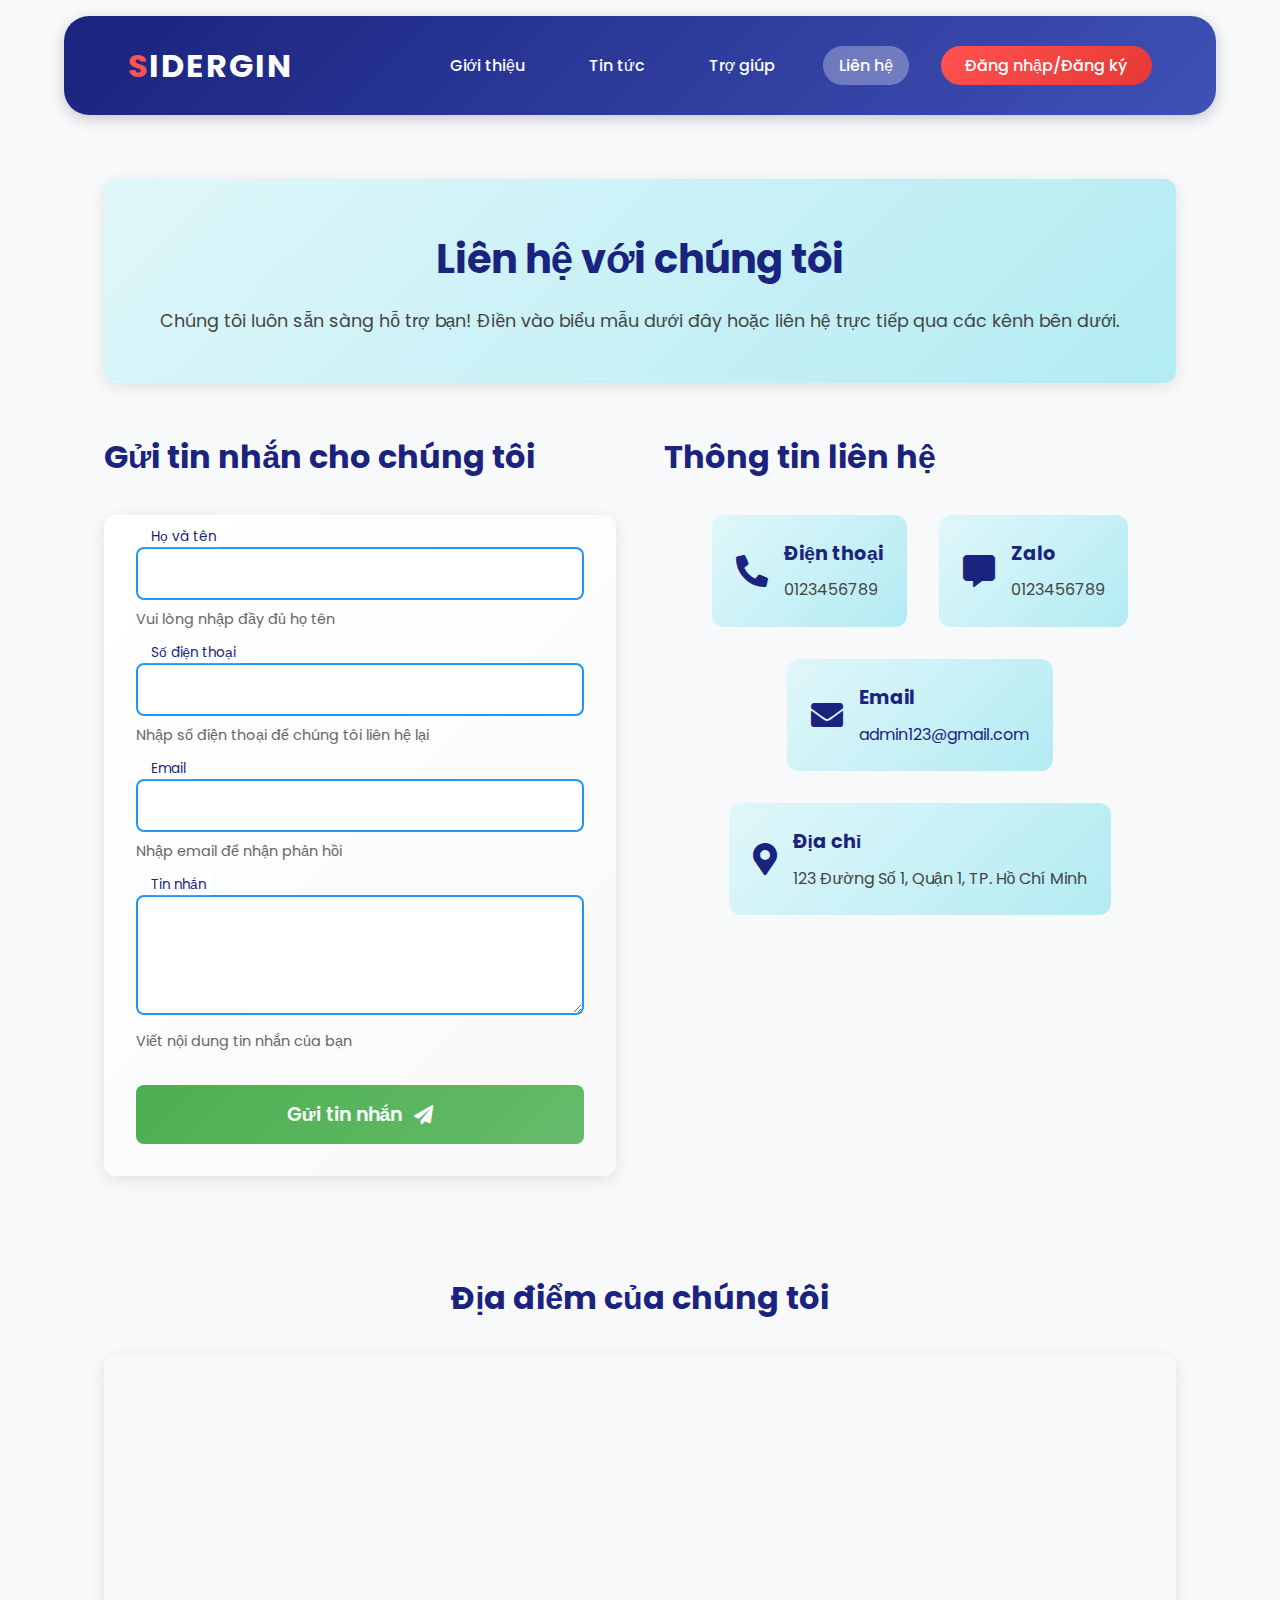
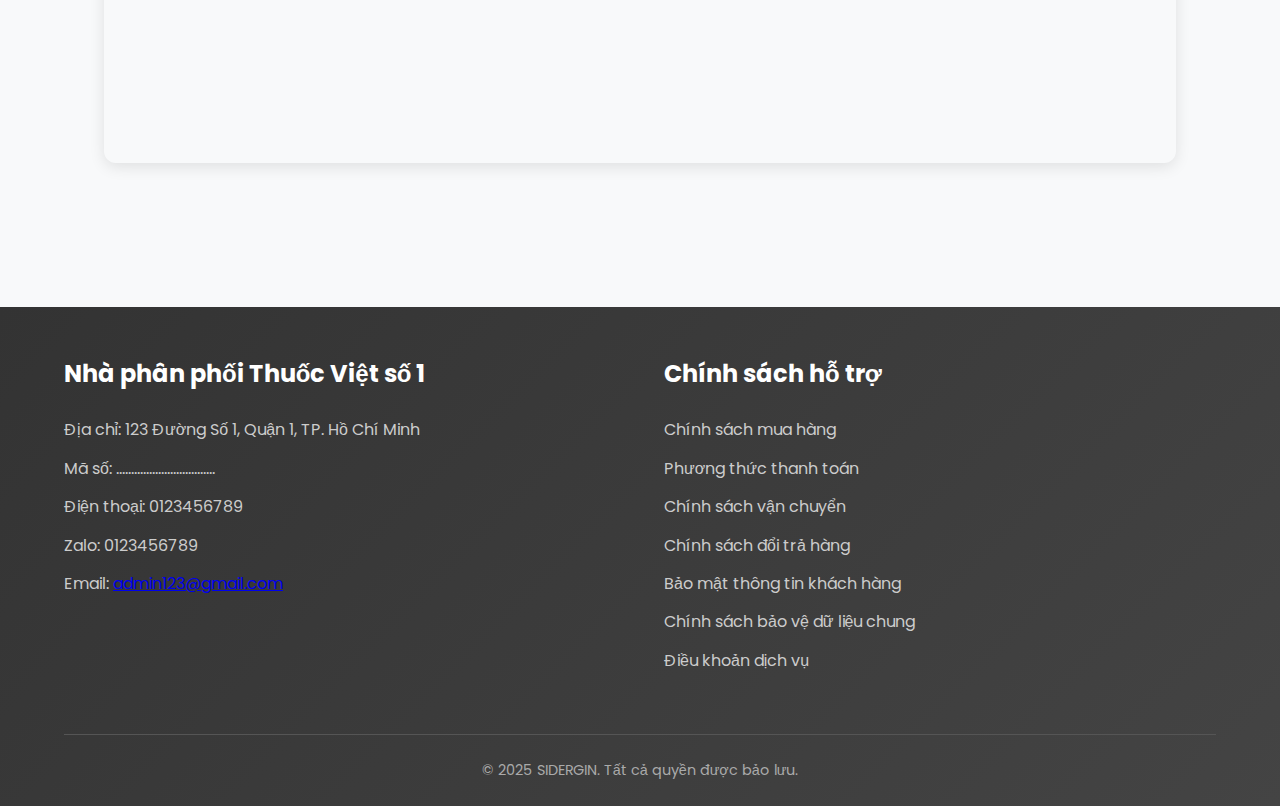
<file: contact.html>
<!DOCTYPE html>
<html lang="vi">
<head>
    <meta charset="UTF-8">
    <meta name="viewport" content="width=device-width, initial-scale=1.0">
    <title>Liên hệ - SIDERGIN Compresse</title>
    <link rel="stylesheet" href="https://cdnjs.cloudflare.com/ajax/libs/font-awesome/5.15.3/css/all.min.css">
    <link href="https://fonts.googleapis.com/css2?family=Poppins:wght@400;500;600;700&display=swap" rel="stylesheet">
    <link rel="stylesheet" href="styles.css">
</head>
<body>
    <header>
        <div class="logo">
            <h1><span class="highlight">S</span>IDERGIN</h1>
        </div>
        <nav>
            <ul>
                <li><a href="index.html">Giới thiệu</a></li>
                <li><a href="#">Tin tức</a></li>
                <li><a href="help.html">Trợ giúp</a></li>
                <li><a href="#" class="active">Liên hệ</a></li>
                <li><a href="#" class="auth-btn" onclick="openAuthModal('login')">Đăng nhập/Đăng ký</a></li>
            </ul>
        </nav>
    </header>

    <main class="contact-container">
        <section class="contact-hero">
            <h1>Liên hệ với chúng tôi</h1>
            <p>Chúng tôi luôn sẵn sàng hỗ trợ bạn! Điền vào biểu mẫu dưới đây hoặc liên hệ trực tiếp qua các kênh bên dưới.</p>
        </section>

        <section class="contact-content">
            <div class="contact-form-section">
                <h2>Gửi tin nhắn cho chúng tôi</h2>
                <form id="contact-form" action="mailto:admin123@gmail.com" method="post" enctype="text/plain">
                    <div class="form-group">
                        <input type="text" id="name" name="name" required>
                        <label for="name">Họ và tên</label>
                        <small>Vui lòng nhập đầy đủ họ tên</small>
                    </div>
                    
                    <div class="form-group">
                        <input type="tel" id="phone" name="phone" required>
                        <label for="phone">Số điện thoại</label>
                        <small>Nhập số điện thoại để chúng tôi liên hệ lại</small>
                    </div>
                    
                    <div class="form-group">
                        <input type="email" id="email" name="email" required>
                        <label for="email">Email</label>
                        <small>Nhập email để nhận phản hồi</small>
                    </div>
                    
                    <div class="form-group">
                        <textarea id="message" name="message" required></textarea>
                        <label for="message">Tin nhắn</label>
                        <small>Viết nội dung tin nhắn của bạn</small>
                    </div>
                    
                    <button type="submit" class="submit-btn">
                        <span>Gửi tin nhắn</span>
                        <i class="fas fa-paper-plane"></i>
                    </button>
                </form>
            </div>

            <div class="contact-info-section">
                <h2>Thông tin liên hệ</h2>
                <div class="contact-info">
                    <div class="contact-item">
                        <i class="fas fa-phone-alt"></i>
                        <div>
                            <h4>Điện thoại</h4>
                            <p>0123456789</p>
                        </div>
                    </div>
                    <div class="contact-item">
                        <i class="fas fa-comment-alt"></i>
                        <div>
                            <h4>Zalo</h4>
                            <p>0123456789</p>
                        </div>
                    </div>
                    <div class="contact-item">
                        <i class="fas fa-envelope"></i>
                        <div>
                            <h4>Email</h4>
                            <p><a href="mailto:admin123@gmail.com">admin123@gmail.com</a></p>
                        </div>
                    </div>
                    <div class="contact-item">
                        <i class="fas fa-map-marker-alt"></i>
                        <div>
                            <h4>Địa chỉ</h4>
                            <p>123 Đường Số 1, Quận 1, TP. Hồ Chí Minh</p>
                        </div>
                    </div>
                </div>
            </div>
        </section>

        <section class="map-section">
            <h2>Địa điểm của chúng tôi</h2>
            <div class="map-container">
                <iframe src="https://www.google.com/maps/embed?pb=!1m18!1m12!1m3!1d3919.447979614614!2d106.69875531474895!3d10.776389992317!2m3!1f0!2f0!3f0!3m2!1i1024!2i768!4f13.1!3m3!1m2!1s0x31752f38f8b5d803%3A0x4e0b2b0e2b0e2b0e!2sHo%20Chi%20Minh%20City%2C%20Vietnam!5e0!3m2!1sen!2s!4v1698765432100!5m2!1sen!2s" width="100%" height="400" style="border:0;" allowfullscreen="" loading="lazy"></iframe>
            </div>
        </section>
    </main>

    <footer>
        <div class="footer-content">
            <div class="company-info">
                <h3>Nhà phân phối Thuốc Việt số 1</h3>
                <p>Địa chỉ: 123 Đường Số 1, Quận 1, TP. Hồ Chí Minh</p>
                <p>Mã số: .................................</p>
                <p>Điện thoại: 0123456789</p>
                <p>Zalo: 0123456789</p>
                <p>Email: <a href="mailto:admin123@gmail.com">admin123@gmail.com</a></p>
            </div>
            <div class="footer-links">
                <h3>Chính sách hỗ trợ</h3>
                <ul>
                    <li><a href="#">Chính sách mua hàng</a></li>
                    <li><a href="#">Phương thức thanh toán</a></li>
                    <li><a href="#">Chính sách vận chuyển</a></li>
                    <li><a href="#">Chính sách đổi trả hàng</a></li>
                    <li><a href="#">Bảo mật thông tin khách hàng</a></li>
                    <li><a href="#">Chính sách bảo vệ dữ liệu chung</a></li>
                    <li><a href="#">Điều khoản dịch vụ</a></li>
                </ul>
            </div>
        </div>
        <div class="copyright">
            <p>© 2025 SIDERGIN. Tất cả quyền được bảo lưu.</p>
        </div>
    </footer>

    <script>
        // Xử lý form (có thể thêm logic gửi dữ liệu nếu cần)
        document.getElementById('contact-form').addEventListener('submit', function(e) {
            e.preventDefault();
            alert('Cảm ơn bạn đã gửi tin nhắn! Chúng tôi sẽ liên hệ lại sớm nhất.');
            this.reset();
        });
    </script>
</body>
</html>
</file>
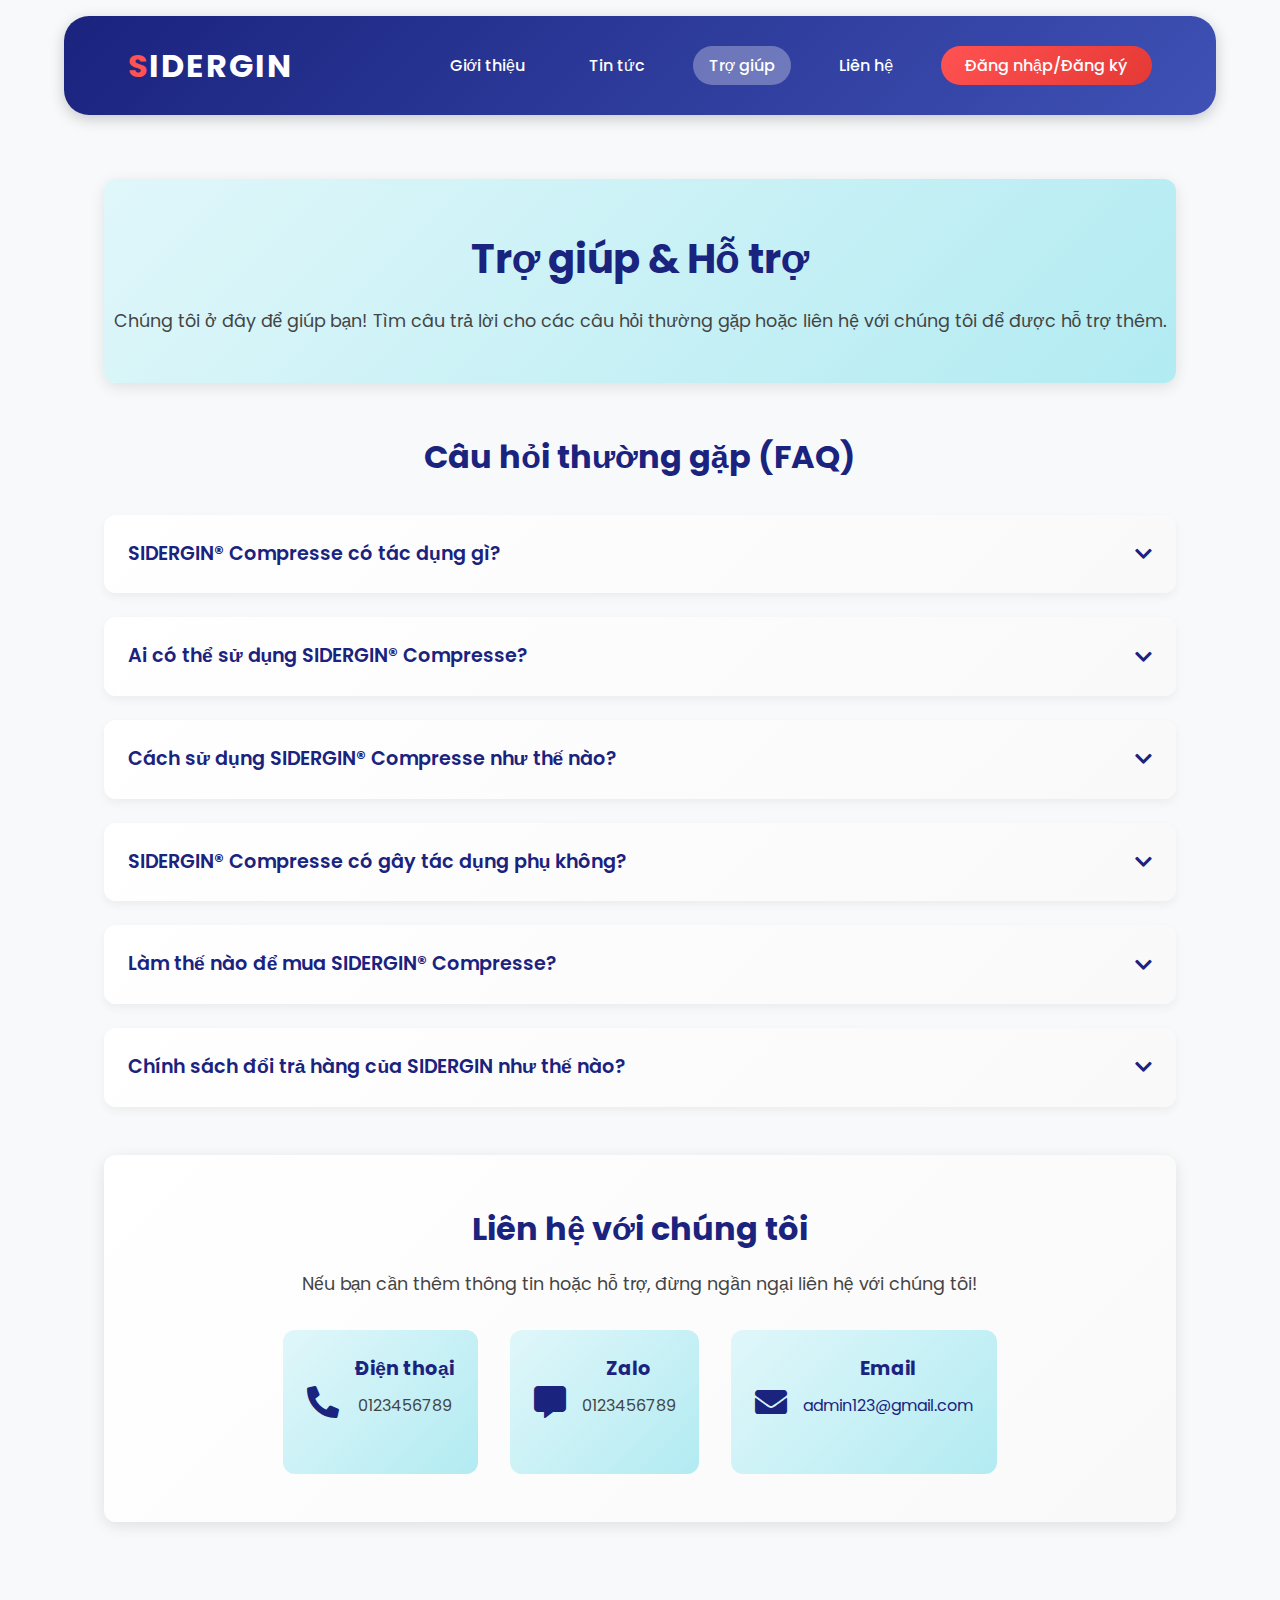
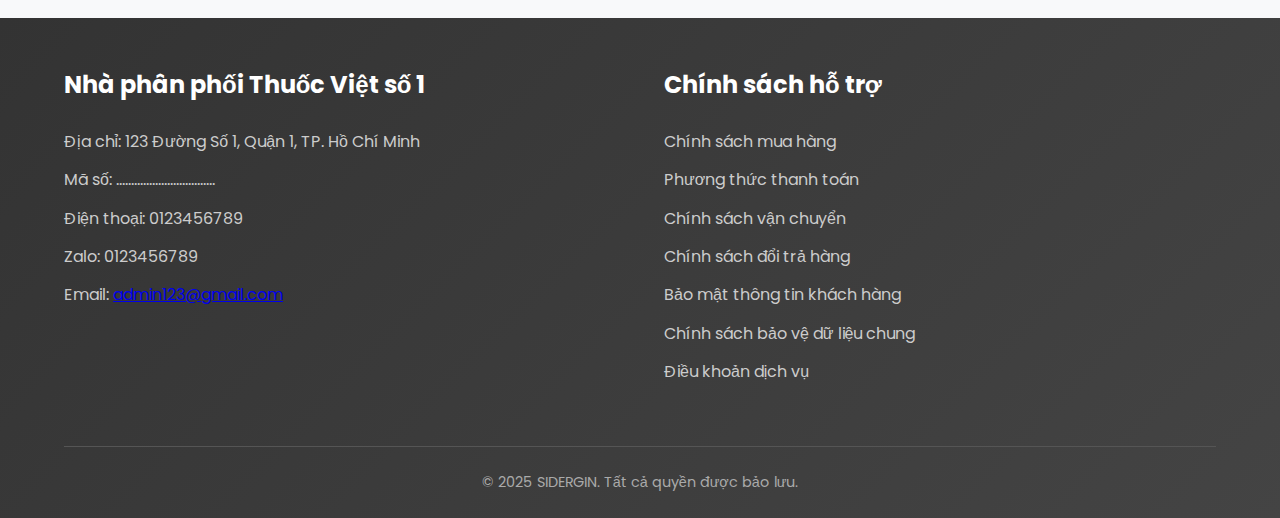
<file: help.html>
<!DOCTYPE html>
<html lang="vi">
<head>
    <meta charset="UTF-8">
    <meta name="viewport" content="width=device-width, initial-scale=1.0">
    <title>Trợ giúp - SIDERGIN Compresse</title>
    <link rel="stylesheet" href="https://cdnjs.cloudflare.com/ajax/libs/font-awesome/5.15.3/css/all.min.css">
    <link href="https://fonts.googleapis.com/css2?family=Poppins:wght@400;500;600;700&display=swap" rel="stylesheet">
    <link rel="stylesheet" href="styles.css">
</head>
<body>
    <header>
        <div class="logo">
            <h1><span class="highlight">S</span>IDERGIN</h1>
        </div>
        <nav>
            <ul>
                <li><a href="index.html">Giới thiệu</a></li>
                <li><a href="#">Tin tức</a></li>
                <li><a href="#" class="active">Trợ giúp</a></li>
                <li><a href="contact.html">Liên hệ</a></li>
                <li><a href="#" class="auth-btn" onclick="openAuthModal('login')">Đăng nhập/Đăng ký</a></li>
            </ul>
        </nav>
    </header>

    <main class="help-container">
        <section class="help-hero">
            <h1>Trợ giúp & Hỗ trợ</h1>
            <p>Chúng tôi ở đây để giúp bạn! Tìm câu trả lời cho các câu hỏi thường gặp hoặc liên hệ với chúng tôi để được hỗ trợ thêm.</p>
        </section>

        <section class="faq-section">
            <h2>Câu hỏi thường gặp (FAQ)</h2>
            <div class="faq-list">
                <div class="faq-item">
                    <h3 class="faq-question">SIDERGIN® Compresse có tác dụng gì?</h3>
                    <div class="faq-answer">
                        <p>SIDERGIN® Compresse giúp bổ sung sắt, acid folic và các vitamin, hỗ trợ người thiếu máu do thiếu sắt, tăng cường sức đề kháng và hệ miễn dịch. Sản phẩm đặc biệt hữu ích cho phụ nữ trước/sau sinh, bệnh nhân điều trị ung thư, hoặc người sau phẫu thuật.</p>
                    </div>
                </div>
                <div class="faq-item">
                    <h3 class="faq-question">Ai có thể sử dụng SIDERGIN® Compresse?</h3>
                    <div class="faq-answer">
                        <p>Sản phẩm phù hợp với:</p>
                        <ul>
                            <li>Người thiếu máu do thiếu sắt.</li>
                            <li>Phụ nữ trước và sau khi sinh.</li>
                            <li>Bệnh nhân điều trị ung thư hoặc sau phẫu thuật.</li>
                            <li>Người cần phục hồi sức khỏe sau nhiễm virus.</li>
                            <li>Phụ nữ muốn tăng cường sức khỏe và sắc đẹp.</li>
                        </ul>
                    </div>
                </div>
                <div class="faq-item">
                    <h3 class="faq-question">Cách sử dụng SIDERGIN® Compresse như thế nào?</h3>
                    <div class="faq-answer">
                        <p>Uống 1 viên mỗi ngày cùng với bữa ăn hoặc theo chỉ dẫn của bác sĩ. Không vượt quá liều khuyến cáo. Tham khảo ý kiến bác sĩ nếu bạn đang dùng thuốc khác hoặc có tình trạng sức khỏe đặc biệt.</p>
                    </div>
                </div>
                <div class="faq-item">
                    <h3 class="faq-question">SIDERGIN® Compresse có gây tác dụng phụ không?</h3>
                    <div class="faq-answer">
                        <p>Không, sản phẩm được thiết kế với công thức nhẹ nhàng, không gây tác dụng phụ như táo bón, buồn nôn, hay kích ứng dạ dày. Tuy nhiên, nếu bạn có dấu hiệu bất thường, hãy ngừng sử dụng và tham khảo ý kiến bác sĩ.</p>
                    </div>
                </div>
                <div class="faq-item">
                    <h3 class="faq-question">Làm thế nào để mua SIDERGIN® Compresse?</h3>
                    <div class="faq-answer">
                        <p>Bạn có thể mua sản phẩm trực tiếp trên website của chúng tôi hoặc liên hệ với nhà phân phối qua số điện thoại 0123456789 hoặc email admin123@gmail.com để được hướng dẫn.</p>
                    </div>
                </div>
                <div class="faq-item">
                    <h3 class="faq-question">Chính sách đổi trả hàng của SIDERGIN như thế nào?</h3>
                    <div class="faq-answer">
                        <p>Chúng tôi chấp nhận đổi trả hàng trong vòng 7 ngày nếu sản phẩm còn nguyên vẹn và có lỗi từ nhà sản xuất. Vui lòng liên hệ với chúng tôi qua email hoặc số điện thoại để được hỗ trợ.</p>
                    </div>
                </div>
            </div>
        </section>

        <section class="contact-section">
            <h2>Liên hệ với chúng tôi</h2>
            <p>Nếu bạn cần thêm thông tin hoặc hỗ trợ, đừng ngần ngại liên hệ với chúng tôi!</p>
            <div class="contact-info">
                <div class="contact-item">
                    <i class="fas fa-phone-alt"></i>
                    <div>
                        <h4>Điện thoại</h4>
                        <p>0123456789</p>
                    </div>
                </div>
                <div class="contact-item">
                    <i class="fas fa-comment-alt"></i>
                    <div>
                        <h4>Zalo</h4>
                        <p>0123456789</p>
                    </div>
                </div>
                <div class="contact-item">
                    <i class="fas fa-envelope"></i>
                    <div>
                        <h4>Email</h4>
                        <p><a href="mailto:admin123@gmail.com">admin123@gmail.com</a></p>
                    </div>
                </div>
            </div>
        </section>
    </main>

    <footer>
        <div class="footer-content">
            <div class="company-info">
                <h3>Nhà phân phối Thuốc Việt số 1</h3>
                <p>Địa chỉ: 123 Đường Số 1, Quận 1, TP. Hồ Chí Minh</p>
                <p>Mã số: .................................</p>
                <p>Điện thoại: 0123456789</p>
                <p>Zalo: 0123456789</p>
                <p>Email: <a href="mailto:admin123@gmail.com">admin123@gmail.com</a></p>
            </div>
            <div class="footer-links">
                <h3>Chính sách hỗ trợ</h3>
                <ul>
                    <li><a href="#">Chính sách mua hàng</a></li>
                    <li><a href="#">Phương thức thanh toán</a></li>
                    <li><a href="#">Chính sách vận chuyển</a></li>
                    <li><a href="#">Chính sách đổi trả hàng</a></li>
                    <li><a href="#">Bảo mật thông tin khách hàng</a></li>
                    <li><a href="#">Chính sách bảo vệ dữ liệu chung</a></li>
                    <li><a href="#">Điều khoản dịch vụ</a></li>
                </ul>
            </div>
        </div>
        <div class="copyright">
            <p>© 2025 SIDERGIN. Tất cả quyền được bảo lưu.</p>
        </div>
    </footer>

    <script>
        // Xử lý mở/đóng FAQ
        document.querySelectorAll('.faq-question').forEach(item => {
            item.addEventListener('click', () => {
                const answer = item.nextElementSibling;
                const isOpen = answer.style.display === 'block';

                // Đóng tất cả các câu trả lời khác
                document.querySelectorAll('.faq-answer').forEach(ans => {
                    ans.style.display = 'none';
                });

                // Mở/đóng câu trả lời hiện tại
                answer.style.display = isOpen ? 'none' : 'block';
            });
        });
    </script>
</body>
</html>
</file>
<file: styles.css>
/* Reset và cài đặt cơ bản */
* {
    margin: 0;
    padding: 0;
    box-sizing: border-box;
    font-family: 'Poppins', sans-serif;
}

body {
    background-color: #f8f9fa;
    color: #333;
    line-height: 1.6;
    scroll-behavior: smooth;
}

/* Header */
header {
    background: linear-gradient(135deg, #1a237e 0%, #3f51b5 100%);
    color: white;
    padding: 1.5rem 5%;
    display: flex;
    justify-content: space-between;
    align-items: center;
    border-radius: 25px;
    margin: 1rem 5%;
    box-shadow: 0 4px 15px rgba(0, 0, 0, 0.2);
}

.logo h1 {
    font-size: 2rem;
    font-weight: 700;
    letter-spacing: 2px;
}

.highlight {
    color: #ff5252;
}

nav ul {
    display: flex;
    list-style: none;
}

nav ul li {
    margin-left: 2rem;
}

nav ul li a {
    color: white;
    text-decoration: none;
    font-weight: 500;
    padding: 0.5rem 1rem;
    border-radius: 25px;
    transition: all 0.3s ease;
}

nav ul li a:hover {
    background-color: rgba(255, 255, 255, 0.2);
    transform: translateY(-2px);
    box-shadow: 0 4px 10px rgba(0, 0, 0, 0.1);
}

nav ul li a.active {
    background-color: rgba(255, 255, 255, 0.3);
}

nav ul li a.auth-btn {
    background: linear-gradient(135deg, #ff5252 0%, #e53935 100%);
    color: white;
    padding: 0.5rem 1.5rem;
    border-radius: 25px;
}

nav ul li a.auth-btn:hover {
    background: linear-gradient(135deg, #e53935 0%, #ff5252 100%);
    transform: translateY(-3px);
    box-shadow: 0 6px 15px rgba(0, 0, 0, 0.2);
}

/* Banner cam kết */
.guarantee-banner {
    background: linear-gradient(135deg, #e0f7fa 0%, #b2ebf2 100%);
    padding: 1.5rem;
    text-align: center;
    border-radius: 12px;
    margin: 1.5rem 5%;
    box-shadow: 0 4px 10px rgba(0, 0, 0, 0.1);
    border: 1px solid #b2ebf2;
    animation: fadeIn 1s ease-in-out;
}

.guarantee-banner p {
    font-weight: 600;
    color: #1a237e;
    font-size: 1.1rem;
}

/* Container sản phẩm */
.product-container {
    display: flex;
    flex-wrap: wrap;
    gap: 2.5rem;
    padding: 2.5rem 5%;
    max-width: 1400px;
    margin: 0 auto;
}

/* Phần gallery ảnh */
.product-gallery {
    flex: 1;
    min-width: 350px;
    position: relative;
}

.main-image {
    position: relative;
    overflow: hidden;
    border: 1px solid #ddd;
    border-radius: 12px;
    background-color: white;
    margin-bottom: 1.5rem;
    height: 450px;
    box-shadow: 0 4px 15px rgba(0, 0, 0, 0.1);
    transition: transform 0.3s ease;
}

.main-image img {
    width: 100%;
    height: 100%;
    object-fit: contain;
    display: block;
    transition: transform 0.5s ease;
    cursor: pointer;
}

.main-image:hover img {
    transform: scale(1.1);
}

.thumbnail-gallery {
    display: flex;
    gap: 15px;
    margin-top: 20px;
    justify-content: center;
}

.thumbnail-gallery img {
    width: 90px;
    height: 90px;
    object-fit: cover;
    border: 2px solid #ddd;
    border-radius: 8px;
    cursor: pointer;
    transition: all 0.3s ease;
}

.thumbnail-gallery img:hover {
    border-color: #1a237e;
    transform: translateY(-5px);
    box-shadow: 0 6px 15px rgba(0, 0, 0, 0.15);
}

/* Phần thông tin sản phẩm */
.product-info {
    flex: 1;
    min-width: 350px;
}

.product-info h2 {
    color: #1a237e;
    margin-bottom: 1.5rem;
    font-size: 1.8rem;
    line-height: 1.4;
    font-weight: 600;
}

.product-description {
    background: linear-gradient(135deg, #ffffff 0%, #f9f9f9 100%);
    padding: 2rem;
    border-radius: 12px;
    box-shadow: 0 4px 10px rgba(0, 0, 0, 0.05);
    margin-bottom: 2rem;
    border: 1px solid #eee;
}

.product-description p {
    margin-bottom: 1rem;
    font-size: 1rem;
    color: #444;
}

/* Phần mua hàng */
.purchase-options {
    display: flex;
    flex-wrap: wrap;
    gap: 2rem;
    margin-bottom: 2rem;
    align-items: center;
}

.quantity-selector {
    display: flex;
    align-items: center;
    gap: 15px;
}

.quantity-controls {
    display: flex;
    align-items: center;
    border: 1px solid #ddd;
    border-radius: 8px;
    overflow: hidden;
    box-shadow: 0 2px 5px rgba(0, 0, 0, 0.1);
}

.quantity-btn {
    background-color: #f5f5f5;
    border: none;
    padding: 10px 15px;
    cursor: pointer;
    font-size: 1.2rem;
    transition: background-color 0.3s ease;
}

.quantity-btn:hover {
    background-color: #e0e0e0;
}

input[type="number"] {
    width: 60px;
    text-align: center;
    border: none;
    padding: 10px 0;
    font-size: 1rem;
}

.purchase-type {
    display: flex;
    gap: 15px;
}

.type-btn {
    padding: 12px 25px;
    border: none;
    border-radius: 8px;
    font-weight: 600;
    cursor: pointer;
    transition: all 0.3s ease;
}

.type-btn.wholesale {
    background: linear-gradient(135deg, #0d47a1 0%, #1976d2 100%);
    color: white;
}

.type-btn.retail {
    background: linear-gradient(135deg, #e53935 0%, #f44336 100%);
    color: white;
}

.type-btn:hover {
    transform: translateY(-3px);
    box-shadow: 0 6px 15px rgba(0, 0, 0, 0.15);
}

.type-btn.active {
    box-shadow: 0 0 0 3px rgba(0, 0, 0, 0.2);
}

/* Tabs thông tin chi tiết */
.product-details {
    padding: 3rem 5%;
    max-width: 1400px;
    margin: 0 auto;
}

.tabs {
    display: flex;
    border-bottom: 2px solid #ddd;
    margin-bottom: 2rem;
    overflow-x: auto;
}

.tab-btn {
    padding: 15px 25px;
    background: none;
    border: none;
    border-bottom: 3px solid transparent;
    font-size: 1.1rem;
    font-weight: 600;
    color: #555;
    cursor: pointer;
    transition: all 0.3s ease;
}

.tab-btn:hover {
    color: #1a237e;
    background-color: rgba(26, 35, 126, 0.05);
}

.tab-btn.active {
    color: #1a237e;
    border-bottom-color: #1a237e;
}

.tab-content {
    display: none;
    padding: 2rem;
    background: linear-gradient(135deg, #ffffff 0%, #f9f9f9 100%);
    border-radius: 12px;
    box-shadow: 0 4px 10px rgba(0, 0, 0, 0.05);
}

.tab-content.active {
    display: block;
}

.tab-content ul {
    padding-left: 1.5rem;
}

.tab-content li {
    margin-bottom: 1rem;
    font-size: 1rem;
    color: #444;
}

/* Đánh giá khách hàng */
.customer-reviews {
    padding: 3rem 5%;
    max-width: 1400px;
    margin: 3rem auto;
}

.customer-reviews h2 {
    margin-bottom: 2rem;
    color: #1a237e;
    font-size: 2rem;
    font-weight: 600;
}

.rating-summary {
    display: flex;
    gap: 2.5rem;
    margin-bottom: 2.5rem;
    background: linear-gradient(135deg, #ffffff 0%, #f9f9f9 100%);
    padding: 2rem;
    border-radius: 12px;
    box-shadow: 0 4px 15px rgba(0, 0, 0, 0.1);
}

.average-rating {
    display: flex;
    flex-direction: column;
    align-items: center;
    justify-content: center;
}

.rating-number {
    font-size: 3.5rem;
    font-weight: 700;
    color: #1a237e;
}

.stars {
    color: #ffc107;
    margin: 0.5rem 0;
    font-size: 1.2rem;
}

.total-reviews {
    color: #666;
    font-size: 1rem;
}

.rating-bars {
    flex: 1;
}

.rating-bar {
    display: flex;
    align-items: center;
    margin-bottom: 0.8rem;
}

.rating-bar span {
    width: 60px;
    font-size: 1rem;
}

.bar-container {
    flex: 1;
    height: 12px;
    background-color: #f0f0f0;
    border-radius: 6px;
    margin: 0 15px;
}

.bar {
    height: 100%;
    background: linear-gradient(135deg, #4caf50 0%, #66bb6a 100%);
    border-radius: 6px;
    transition: width 0.5s ease;
}

.review-cards {
    display: grid;
    grid-template-columns: repeat(auto-fill, minmax(320px, 1fr));
    gap: 2rem;
}

.review-card {
    background: linear-gradient(135deg, #ffffff 0%, #f9f9f9 100%);
    padding: 2rem;
    border-radius: 12px;
    box-shadow: 0 4px 15px rgba(0, 0, 0, 0.1);
    transition: transform 0.3s ease;
}

.review-card:hover {
    transform: translateY(-5px);
    box-shadow: 0 6px 20px rgba(0, 0, 0, 0.15);
}

.reviewer-info {
    display: flex;
    align-items: center;
    gap: 1.5rem;
    margin-bottom: 1.5rem;
}

.reviewer-info img {
    width: 60px;
    height: 60px;
    border-radius: 50%;
    object-fit: cover;
    border: 2px solid #ddd;
}

.review-text {
    margin-bottom: 1.5rem;
    color: #333;
    font-size: 1rem;
}

.review-date {
    color: #666;
    font-size: 0.9rem;
}

/* Footer */
footer {
    background: linear-gradient(135deg, #333 0%, #444 100%);
    color: white;
    padding: 3rem 5% 1.5rem;
    margin-top: 3rem;
}

.footer-content {
    display: flex;
    flex-wrap: wrap;
    gap: 3rem;
    margin-bottom: 3rem;
}

.company-info {
    flex: 1;
    min-width: 300px;
}

.company-info h3 {
    margin-bottom: 1.5rem;
    color: #fff;
    font-size: 1.5rem;
}

.company-info p {
    margin-bottom: 0.8rem;
    color: #ccc;
    font-size: 1rem;
}

.footer-links {
    flex: 1;
    min-width: 300px;
}

.footer-links h3 {
    margin-bottom: 1.5rem;
    color: #fff;
    font-size: 1.5rem;
}

.footer-links ul {
    list-style: none;
}

.footer-links li {
    margin-bottom: 0.8rem;
}

.footer-links a {
    color: #ccc;
    text-decoration: none;
    font-size: 1rem;
    transition: color 0.3s ease;
}

.footer-links a:hover {
    color: #fff;
    text-decoration: underline;
}

.copyright {
    text-align: center;
    padding-top: 1.5rem;
    border-top: 1px solid #555;
    color: #aaa;
    font-size: 0.9rem;
}

/* Hiệu ứng zoom ảnh */
.zoom-modal {
    display: none;
    position: fixed;
    top: 0;
    left: 0;
    width: 100%;
    height: 100%;
    background-color: rgba(0, 0, 0, 0.9);
    z-index: 1000;
    justify-content: center;
    align-items: center;
    animation: fadeIn 0.3s ease;
}

.zoom-modal img {
    max-width: 90%;
    max-height: 90%;
    object-fit: contain;
    border-radius: 12px;
    box-shadow: 0 4px 15px rgba(0, 0, 0, 0.3);
}

.close-zoom {
    position: absolute;
    top: 30px;
    right: 40px;
    color: white;
    font-size: 2.5rem;
    cursor: pointer;
    transition: color 0.3s ease;
}

.close-zoom:hover {
    color: #ff5252;
}

/* Keyframes */
@keyframes fadeIn {
    from {
        opacity: 0;
    }
    to {
        opacity: 1;
    }
}

/* Trang Trợ giúp */
.help-container {
    max-width: 1200px;
    margin: 0 auto;
    padding: 3rem 5%;
}

.help-hero {
    text-align: center;
    padding: 3rem 0;
    background: linear-gradient(135deg, #e0f7fa 0%, #b2ebf2 100%);
    border-radius: 12px;
    margin-bottom: 3rem;
    box-shadow: 0 4px 15px rgba(0, 0, 0, 0.1);
}

.help-hero h1 {
    color: #1a237e;
    font-size: 2.5rem;
    margin-bottom: 1rem;
}

.help-hero p {
    color: #444;
    font-size: 1.1rem;
}

/* FAQ Section */
.faq-section {
    margin-bottom: 3rem;
}

.faq-section h2 {
    color: #1a237e;
    font-size: 2rem;
    margin-bottom: 2rem;
    text-align: center;
}

.faq-list {
    display: flex;
    flex-direction: column;
    gap: 1.5rem;
}

.faq-item {
    background: linear-gradient(135deg, #ffffff 0%, #f9f9f9 100%);
    border-radius: 12px;
    box-shadow: 0 4px 10px rgba(0, 0, 0, 0.05);
    overflow: hidden;
    transition: transform 0.3s ease;
}

.faq-item:hover {
    transform: translateY(-5px);
    box-shadow: 0 6px 15px rgba(0, 0, 0, 0.1);
}

.faq-question {
    padding: 1.5rem;
    font-size: 1.2rem;
    font-weight: 600;
    color: #1a237e;
    cursor: pointer;
    position: relative;
}

.faq-question::after {
    content: '\f078'; /* FontAwesome chevron-down */
    font-family: 'Font Awesome 5 Free';
    font-weight: 900;
    position: absolute;
    right: 1.5rem;
    top: 50%;
    transform: translateY(-50%);
    transition: transform 0.3s ease;
}

.faq-item.active .faq-question::after {
    transform: translateY(-50%) rotate(180deg);
}

.faq-answer {
    display: none;
    padding: 1.5rem;
    border-top: 1px solid #eee;
    color: #444;
    font-size: 1rem;
}

.faq-answer ul {
    padding-left: 1.5rem;
    margin-top: 0.5rem;
}

/* Contact Section (trang Trợ giúp) */
.contact-section {
    text-align: center;
    padding: 3rem 0;
    background: linear-gradient(135deg, #ffffff 0%, #f9f9f9 100%);
    border-radius: 12px;
    box-shadow: 0 4px 15px rgba(0, 0, 0, 0.1);
}

.contact-section h2 {
    color: #1a237e;
    font-size: 2rem;
    margin-bottom: 1rem;
}

.contact-section p {
    color: #444;
    font-size: 1.1rem;
    margin-bottom: 2rem;
}

.contact-info {
    display: flex;
    flex-wrap: wrap;
    justify-content: center;
    gap: 2rem;
}

.contact-item {
    display: flex;
    align-items: center;
    gap: 1rem;
    padding: 1.5rem;
    background: linear-gradient(135deg, #e0f7fa 0%, #b2ebf2 100%);
    border-radius: 12px;
    transition: transform 0.3s ease;
}

.contact-item:hover {
    transform: translateY(-5px);
    box-shadow: 0 6px 15px rgba(0, 0, 0, 0.15);
}

.contact-item i {
    font-size: 2rem;
    color: #1a237e;
}

.contact-item h4 {
    color: #1a237e;
    font-size: 1.2rem;
    margin-bottom: 0.5rem;
}

.contact-item p {
    color: #444;
    font-size: 1rem;
}

.contact-item a {
    color: #1a237e;
    text-decoration: none;
    transition: color 0.3s ease;
}

.contact-item a:hover {
    color: #ff5252;
    text-decoration: underline;
}

/* Trang Liên hệ */
.contact-container {
    max-width: 1200px;
    margin: 0 auto;
    padding: 3rem 5%;
}

.contact-hero {
    text-align: center;
    padding: 3rem 0;
    background: linear-gradient(135deg, #e0f7fa 0%, #b2ebf2 100%);
    border-radius: 12px;
    margin-bottom: 3rem;
    box-shadow: 0 4px 15px rgba(0, 0, 0, 0.1);
}

.contact-hero h1 {
    color: #1a237e;
    font-size: 2.5rem;
    margin-bottom: 1rem;
}

.contact-hero p {
    color: #444;
    font-size: 1.1rem;
}

/* Contact Content */
.contact-content {
    display: flex;
    flex-wrap: wrap;
    gap: 3rem;
    margin-bottom: 3rem;
}

.contact-form-section {
    flex: 1;
    min-width: 350px;
}

.contact-form-section h2 {
    color: #1a237e;
    font-size: 2rem;
    margin-bottom: 2rem;
}

#contact-form {
    background: linear-gradient(135deg, #ffffff 0%, #f9f9f9 100%);
    padding: 2rem;
    border-radius: 12px;
    box-shadow: 0 4px 15px rgba(0, 0, 0, 0.1);
}

.form-group {
    margin-bottom: 2rem;
    position: relative;
}

.form-group input,
.form-group textarea {
    width: 100%;
    padding: 12px 15px;
    border: 2px solid #2196f3;
    border-radius: 8px;
    font-size: 1rem;
    transition: all 0.3s ease;
    background-color: #fff;
}

.form-group input:focus,
.form-group textarea:focus {
    border-color: #1a237e;
    box-shadow: 0 0 0 3px rgba(26, 35, 126, 0.2);
    outline: none;
}

.form-group label {
    position: absolute;
    top: 50%;
    left: 15px;
    transform: translateY(-50%);
    font-size: 1rem;
    color: #757575;
    transition: all 0.3s ease;
    pointer-events: none;
    background-color: transparent;
}

.form-group input:focus + label,
.form-group textarea:focus + label,
.form-group input:not(:placeholder-shown) + label,
.form-group textarea:not(:placeholder-shown) + label {
    top: -10px;
    left: 10px;
    font-size: 0.85rem;
    color: #1a237e;
    background-color: #fff;
    padding: 0 5px;
}

.form-group small {
    display: block;
    margin-top: 8px;
    color: #666;
    font-size: 0.9rem;
}

.form-group textarea {
    min-height: 120px;
    resize: vertical;
}

.submit-btn {
    background: linear-gradient(135deg, #4caf50 0%, #66bb6a 100%);
    color: white;
    border: none;
    padding: 15px 30px;
    border-radius: 8px;
    font-size: 1.2rem;
    font-weight: 600;
    cursor: pointer;
    display: flex;
    align-items: center;
    justify-content: center;
    gap: 12px;
    width: 100%;
    transition: all 0.3s ease;
}

.submit-btn:hover {
    background: linear-gradient(135deg, #388e3c 0%, #4caf50 100%);
    transform: translateY(-3px);
    box-shadow: 0 6px 15px rgba(0, 0, 0, 0.2);
}

.submit-btn:active {
    transform: translateY(1px);
    box-shadow: 0 2px 5px rgba(0, 0, 0, 0.2);
}

.contact-info-section {
    flex: 1;
    min-width: 350px;
}

.contact-info-section h2 {
    color: #1a237e;
    font-size: 2rem;
    margin-bottom: 2rem;
}

/* Map Section */
.map-section {
    text-align: center;
    padding: 3rem 0;
}

.map-section h2 {
    color: #1a237e;
    font-size: 2rem;
    margin-bottom: 2rem;
}

.map-container {
    border-radius: 12px;
    overflow: hidden;
    box-shadow: 0 4px 15px rgba(0, 0, 0, 0.1);
}

/* Modal Đăng nhập/Đăng ký */
.auth-modal {
    display: none;
    position: fixed;
    top: 0;
    left: 0;
    width: 100%;
    height: 100%;
    background-color: rgba(0, 0, 0, 0.7);
    z-index: 1000;
    justify-content: center;
    align-items: center;
    animation: fadeIn 0.3s ease;
}

.auth-modal-content {
    background: linear-gradient(135deg, #ffffff 0%, #f9f9f9 100%);
    padding: 2rem;
    border-radius: 12px;
    width: 100%;
    max-width: 450px;
    position: relative;
    box-shadow: 0 4px 15px rgba(0, 0, 0, 0.3);
}

.close-auth-modal {
    position: absolute;
    top: 15px;
    right: 20px;
    font-size: 2rem;
    color: #666;
    cursor: pointer;
    transition: color 0.3s ease;
}

.close-auth-modal:hover {
    color: #ff5252;
}

.auth-tabs {
    display: flex;
    border-bottom: 2px solid #ddd;
    margin-bottom: 2rem;
}

.auth-tab-btn {
    flex: 1;
    padding: 12px 0;
    background: none;
    border: none;
    font-size: 1.1rem;
    font-weight: 600;
    color: #555;
    cursor: pointer;
    transition: all 0.3s ease;
}

.auth-tab-btn:hover {
    color: #1a237e;
}

.auth-tab-btn.active {
    color: #1a237e;
    border-bottom: 3px solid #1a237e;
}

.auth-form {
    display: none;
}

.auth-form.active {
    display: block;
}

.auth-form h2 {
    color: #1a237e;
    font-size: 1.8rem;
    margin-bottom: 1.5rem;
    text-align: center;
}

.auth-form .form-group {
    margin-bottom: 1.5rem;
}

.auth-submit-btn {
    background: linear-gradient(135deg, #1a237e 0%, #3f51b5 100%);
    color: white;
    border: none;
    padding: 12px 0;
    border-radius: 8px;
    font-size: 1.1rem;
    font-weight: 600;
    cursor: pointer;
    display: flex;
    align-items: center;
    justify-content: center;
    gap: 10px;
    width: 100%;
    transition: all 0.3s ease;
}

.auth-submit-btn:hover {
    background: linear-gradient(135deg, #3f51b5 0%, #1a237e 100%);
    transform: translateY(-3px);
    box-shadow: 0 6px 15px rgba(0, 0, 0, 0.2);
}

.auth-submit-btn:active {
    transform: translateY(1px);
    box-shadow: 0 2px 5px rgba(0, 0, 0, 0.2);
}

/* Trang Thanh toán */
.checkout-container {
    max-width: 1200px;
    margin: 0 auto;
    padding: 3rem 5%;
}

.checkout-hero {
    text-align: center;
    padding: 3rem 0;
    background: linear-gradient(135deg, #e0f7fa 0%, #b2ebf2 100%);
    border-radius: 12px;
    margin-bottom: 3rem;
    box-shadow: 0 4px 15px rgba(0, 0, 0, 0.1);
}

.checkout-hero h1 {
    color: #1a237e;
    font-size: 2.5rem;
    margin-bottom: 1rem;
}

.checkout-hero p {
    color: #444;
    font-size: 1.1rem;
}

.checkout-content {
    display: flex;
    flex-wrap: wrap;
    gap: 3rem;
    margin-bottom: 3rem;
}

.order-summary {
    flex: 1;
    min-width: 350px;
}

.order-summary h2 {
    color: #1a237e;
    font-size: 2rem;
    margin-bottom: 2rem;
}

.order-details {
    background: linear-gradient(135deg, #ffffff 0%, #f9f9f9 100%);
    padding: 2rem;
    border-radius: 12px;
    box-shadow: 0 4px 15px rgba(0, 0, 0, 0.1);
}

.order-item {
    display: flex;
    align-items: center;
    gap: 1.5rem;
    margin-bottom: 1.5rem;
    padding-bottom: 1.5rem;
    border-bottom: 1px solid #eee;
}

.order-item img {
    width: 80px;
    height: 80px;
    object-fit: cover;
    border-radius: 8px;
}

.order-item-info h4 {
    color: #1a237e;
    font-size: 1.2rem;
    margin-bottom: 0.5rem;
}

.order-item-info p {
    color: #444;
    font-size: 1rem;
    margin-bottom: 0.3rem;
}

.order-total {
    text-align: right;
}

.order-total h4 {
    color: #1a237e;
    font-size: 1.3rem;
}

.order-total span {
    color: #e53935;
    font-weight: 600;
}

.checkout-form-section {
    flex: 1;
    min-width: 350px;
}

.checkout-form-section h2 {
    color: #1a237e;
    font-size: 2rem;
    margin-bottom: 2rem;
}

#checkout-form {
    background: linear-gradient(135deg, #ffffff 0%, #f9f9f9 100%);
    padding: 2rem;
    border-radius: 12px;
    box-shadow: 0 4px 15px rgba(0, 0, 0, 0.1);
}

#checkout-form .form-group select {
    width: 100%;
    padding: 12px 15px;
    border: 2px solid #2196f3;
    border-radius: 8px;
    font-size: 1rem;
    transition: all 0.3s ease;
    background-color: #fff;
}

#checkout-form .form-group select:focus {
    border-color: #1a237e;
    box-shadow: 0 0 0 3px rgba(26, 35, 126, 0.2);
    outline: none;
}

.checkout-submit-btn {
    background: linear-gradient(135deg, #e53935 0%, #ff5252 100%);
    color: white;
    border: none;
    padding: 15px 30px;
    border-radius: 8px;
    font-size: 1.2rem;
    font-weight: 600;
    cursor: pointer;
    display: flex;
    align-items: center;
    justify-content: center;
    gap: 12px;
    width: 100%;
    transition: all 0.3s ease;
}

.checkout-submit-btn:hover {
    background: linear-gradient(135deg, #ff5252 0%, #e53935 100%);
    transform: translateY(-3px);
    box-shadow: 0 6px 15px rgba(0, 0, 0, 0.2);
}

.checkout-submit-btn:active {
    transform: translateY(1px);
    box-shadow: 0 2px 5px rgba(0, 0, 0, 0.2);
}

/* Responsive */
@media (max-width: 1024px) {
    .product-container {
        flex-direction: column;
        gap: 3rem;
    }

    .main-image {
        height: 350px;
    }

    .thumbnail-gallery img {
        width: 80px;
        height: 80px;
    }

    .contact-content {
        flex-direction: column;
    }

    .checkout-content {
        flex-direction: column;
    }
}

@media (max-width: 768px) {
    header {
        flex-direction: column;
        gap: 1rem;
    }

    nav ul {
        flex-wrap: wrap;
        justify-content: center;
        gap: 1rem;
    }

    nav ul li {
        margin-left: 0;
    }

    .rating-summary {
        flex-direction: column;
        gap: 2rem;
    }

    .tabs {
        flex-wrap: wrap;
    }

    .review-cards {
        grid-template-columns: 1fr;
    }

    .help-hero h1,
    .contact-hero h1,
    .checkout-hero h1 {
        font-size: 2rem;
    }

    .faq-section h2,
    .contact-section h2,
    .contact-form-section h2,
    .contact-info-section h2,
    .map-section h2,
    .order-summary h2,
    .checkout-form-section h2 {
        font-size: 1.8rem;
    }

    .contact-info {
        flex-direction: column;
    }

    .auth-modal-content {
        width: 90%;
        padding: 1.5rem;
    }
}

@media (max-width: 480px) {
    .logo h1 {
        font-size: 1.5rem;
    }

    .main-image {
        height: 300px;
    }

    .thumbnail-gallery img {
        width: 60px;
        height: 60px;
    }

    .help-hero h1,
    .contact-hero h1,
    .checkout-hero h1 {
        font-size: 1.8rem;
    }

    .faq-question {
        font-size: 1.1rem;
    }

    .faq-answer {
        font-size: 0.9rem;
    }

    .auth-form h2 {
        font-size: 1.5rem;
    }

    .auth-tab-btn {
        font-size: 1rem;
    }

    .order-item img {
        width: 60px;
        height: 60px;
    }
}
</file>
